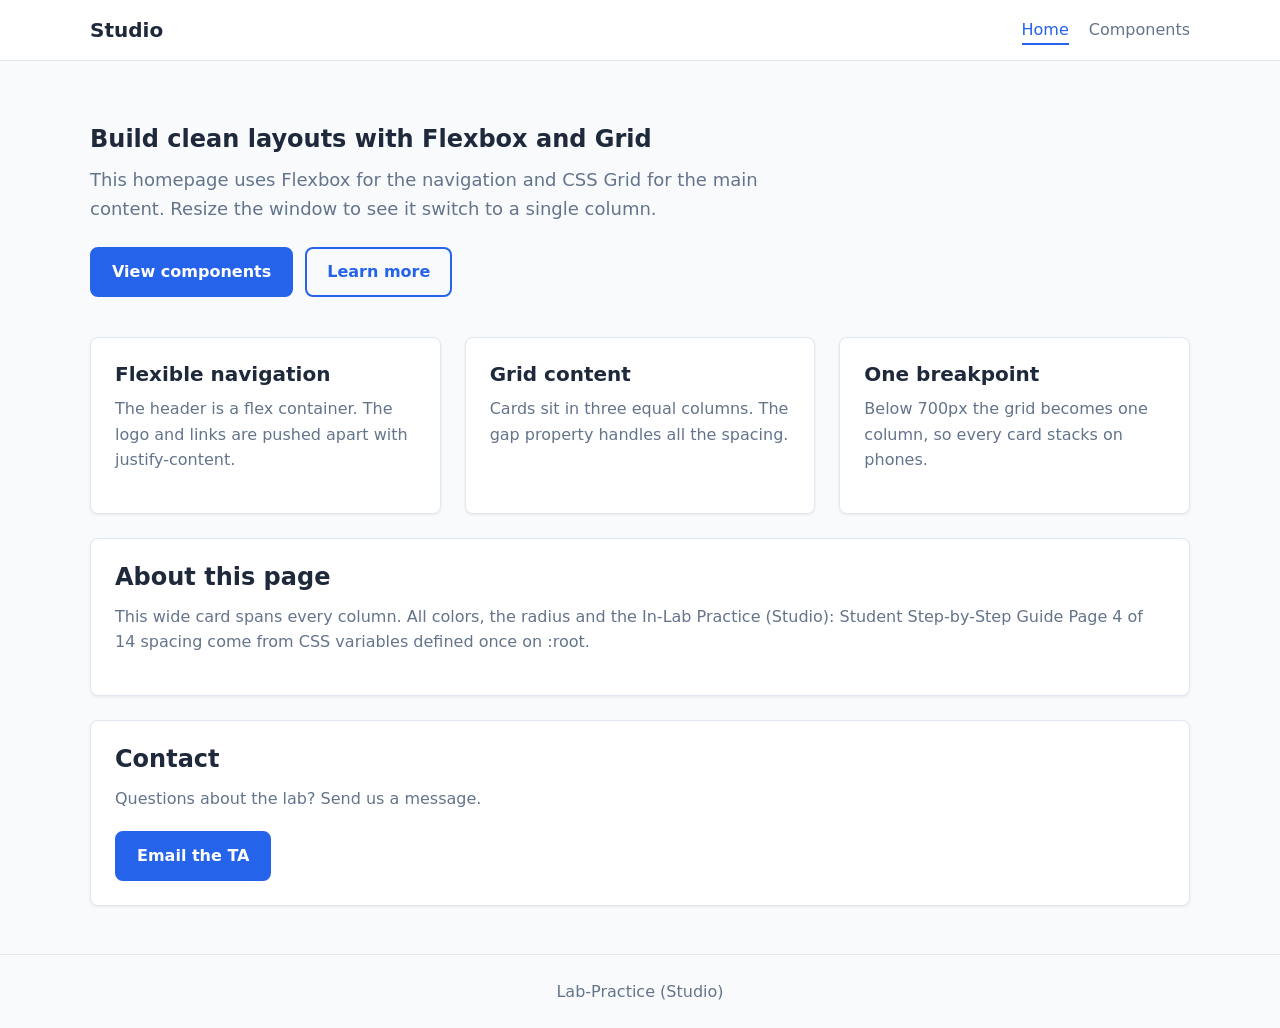
<file: index.html>
<!doctype html>
<html lang="en">
  <head>
    <meta charset="UTF-8" />
    <meta name="viewport" content="width=device-width, initial-scale=1" />
    <title>Studio - Home</title>
    <link rel="stylesheet" href="css/styles.css" />
  </head>

  <body>
    <header class="site-header">
      <a class="logo" href="index.html">Studio</a>
      <nav>
        <ul>
          <li><a class="active" href="index.html">Home</a></li>
          <li><a href="components.html">Components</a></li>
        </ul>
      </nav>
    </header>
    <div class="container">
      <section class="hero">
        <h1>Build clean layouts with Flexbox and Grid</h1>
        <p>
          This homepage uses Flexbox for the navigation and CSS Grid for the
          main content. Resize the window to see it switch to a single column.
        </p>
        <div class="actions">
          <a class="btn" href="components.html">View components</a>
          <a class="btn btn-outline" href="about">Learn more</a>
        </div>
      </section>

      <main class="grid">
        <article class="card">
          <h3>Flexible navigation</h3>
          <p>
            The header is a flex container. The logo and links are pushed apart
            with justify-content.
          </p>
        </article>

        <article class="card">
          <h3>Grid content</h3>
          <p>
            Cards sit in three equal columns. The gap property handles all the
            spacing.
          </p>
        </article>

        <article class="card">
          <h3>One breakpoint</h3>
          <p>
            Below 700px the grid becomes one column, so every card stacks on
            phones.
          </p>
        </article>

        <section class="card wide" id="about">
          <h2>About this page</h2>
          <p>
            This wide card spans every column. All colors, the radius and the
            In-Lab Practice (Studio): Student Step-by-Step Guide Page 4 of 14
            spacing come from CSS variables defined once on :root.
          </p>
        </section>

        <section class="card wide" id="contact">
          <h2>Contact</h2>
          <p>Questions about the lab? Send us a message.</p>
          <a class="btn" href="mailto:ziadwael.pr@gmail.com">Email the TA</a>
        </section>

      </main>
    </div>

    <footer class="site-footer">
      <div class="container">Lab-Practice (Studio)</div>
    </footer>

  </body>
</html>
</file>
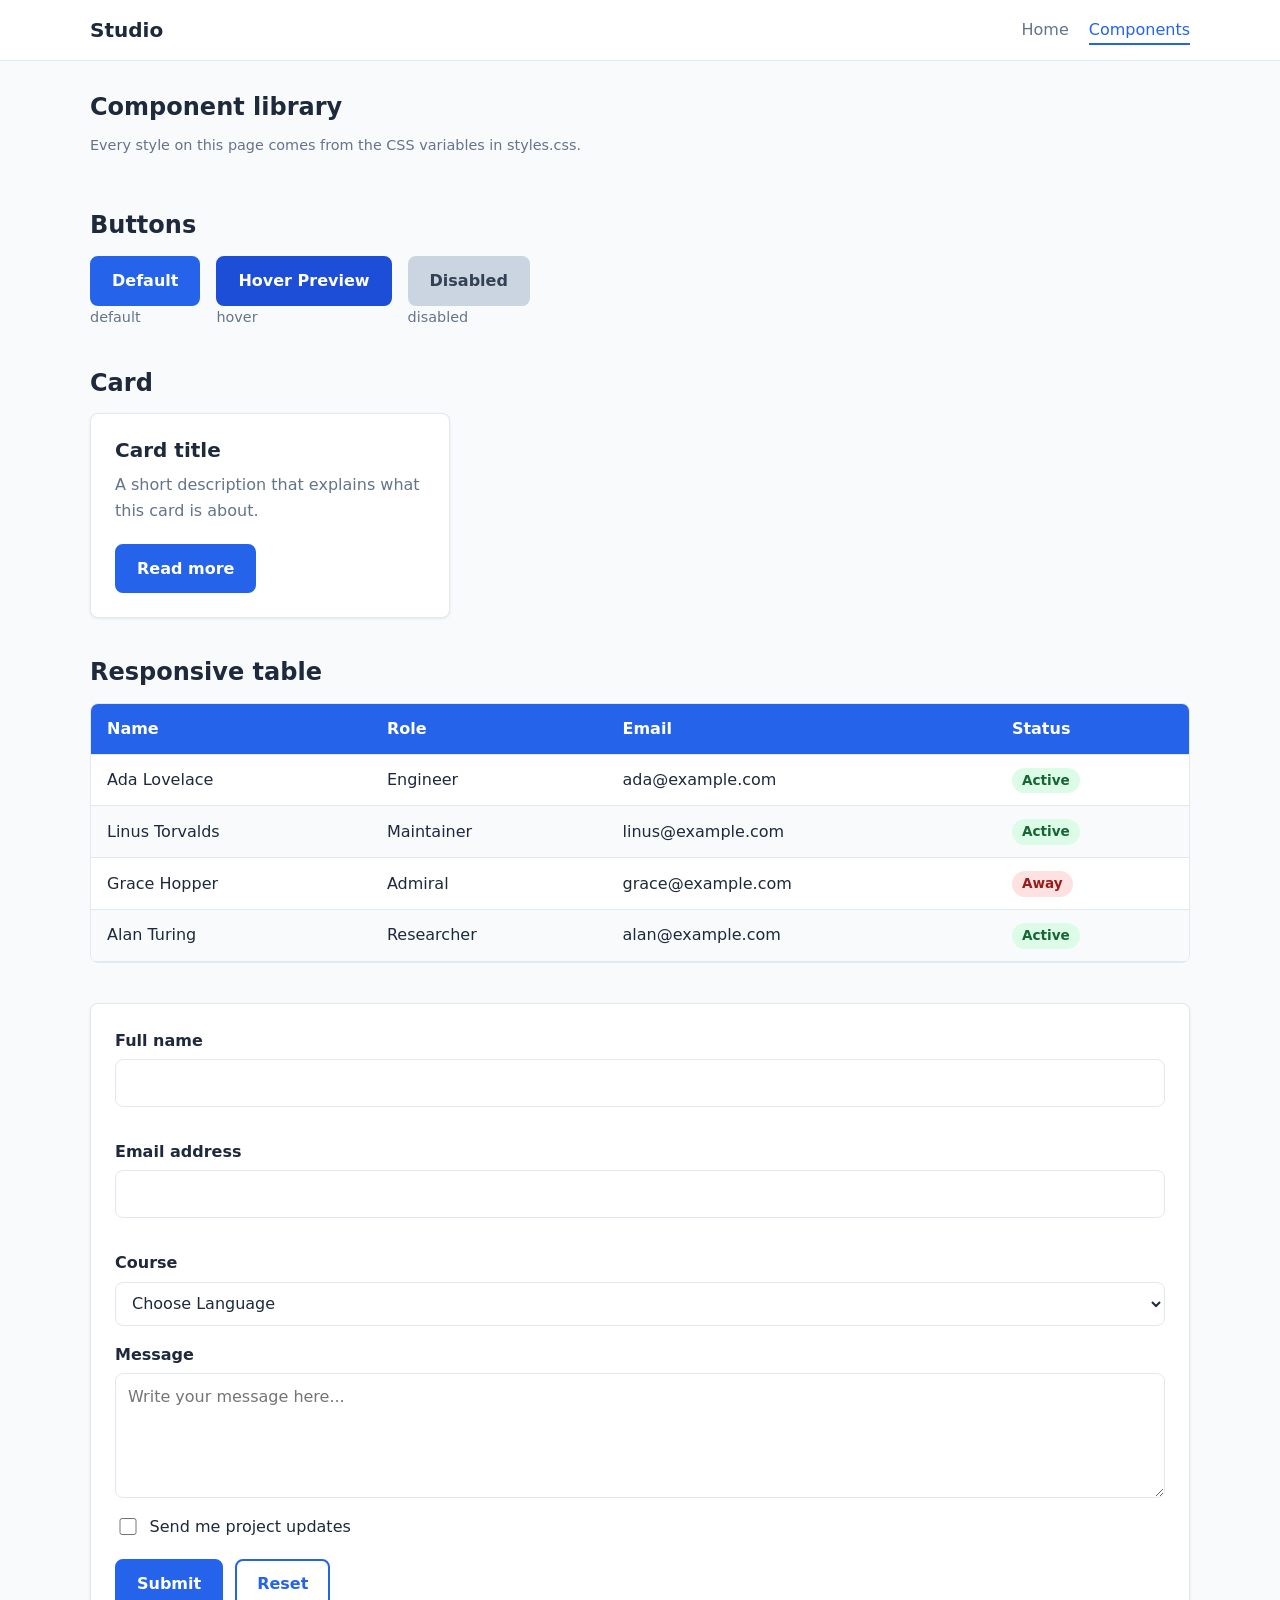
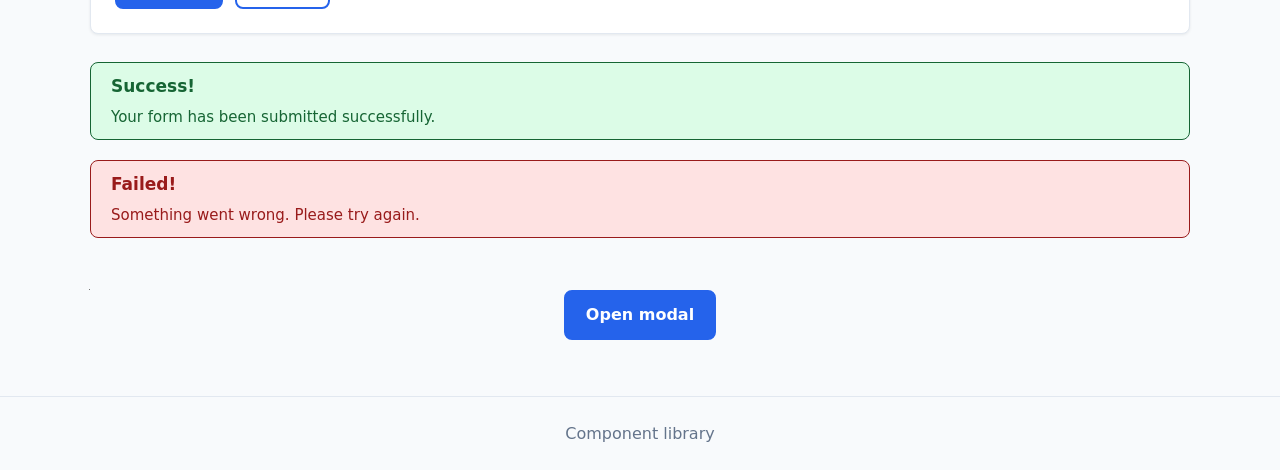
<file: components.html>
<!doctype html>
<html lang="en">
  <head>
    <meta charset="UTF-8" />
    <meta name="viewport" content="width=device-width, initial-scale=1" />
    <title>Studio - Component library</title>
    <link rel="stylesheet" href="css/styles.css" />
  </head>

  <body>
    <header class="site-header">
      <a class="logo" href="index.html">Studio</a>
      <nav>
        <ul>
          <li><a href="index.html">Home</a></li>
          <li><a class="active" href="components.html">Components</a></li>
        </ul>
      </nav>
    </header>

    <main class="container">
      <section class="section">
        <h1>Component library</h1>
        <p class="label">
          Every style on this page comes from the CSS variables in styles.css.
        </p>
      </section>

      <!-- Buttons in three states -->
      <section class="section">
        <h2>Buttons</h2>
        <div class="row">
          <div>
            <button class="btn">Default</button>
            <div class="label">default</div>
          </div>
          <div>
            <button class="btn is-hover">Hover Preview</button>
            <div class="label">hover</div>
          </div>
          <div>
            <button class="btn" disabled>Disabled</button>
            <div class="label">disabled</div>
          </div>
        </div>
      </section>

      <!-- One card component -->
      <section class="section">
        <h2>Card</h2>
        <article class="card" style="max-width: 360px">
          <h3>Card title</h3>
          <p>A short description that explains what this card is about.</p>
          <a class="btn" href="#">Read more</a>
        </article>
      </section>

      <!-- One responsive table -->
      <section class="section">
        <h2>Responsive table</h2>
        <div class="table-wrap">
          <table>
            <thead>
              <tr>
                <th>Name</th>
                <th>Role</th>
                <th>Email</th>
                <th>Status</th>
              </tr>
            </thead>

            <tbody>
              <tr>
                <td>Ada Lovelace</td>
                <td>Engineer</td>
                <td>ada@example.com</td>
                <td><span class="badge">Active</span></td>
              </tr>
              <tr>
                <td>Linus Torvalds</td>
                <td>Maintainer</td>
                <td>linus@example.com</td>
                <td><span class="badge">Active</span></td>
              </tr>
              <tr>
                <td>Grace Hopper</td>
                <td>Admiral</td>
                <td>grace@example.com</td>
                <td><span class="badge off">Away</span></td>
              </tr>
              <tr>
                <td>Alan Turing</td>
                <td>Researcher</td>
                <td>alan@example.com</td>
                <td><span class="badge">Active</span></td>
              </tr>
            </tbody>
          </table>
        </div>
      </section>

      <section class="section" id="form-demo">
        <div class="card">
          <form id="contact-form" action="#" method="get" novalidate>
            <div class="form-grid">
              <div class="form-group">
                <label class="form-label" for="full-name">Full name</label>
                <input
                  class="form-input"
                  id="full-name"
                  name="full-name"
                  type="text"
                  autocomplete="name"
                  required
                />
              </div>
              <div class="form-group">
                <label class="form-label" for="email">Email address</label>
                <input
                  class="form-input"
                  id="email"
                  name="email"
                  type="email"
                  autocomplete="email"
                  required
                />
              </div>
              <div class="form-group">
                <label class="form-label" for="role">Course</label>
                <select class="form-select" id="role" name="role" required>
                  <option value="">Choose Language</option>
                  <option value="student">HTML</option>
                  <option value="designer">CSS</option>
                  <option value="developer">JavaScript</option>
                </select>
              </div>
            </div>
            <div class="form-group">
              <label class="form-label" for="message">Message</label>
              <textarea
                class="form-textarea"
                id="message"
                name="message"
                rows="4"
                placeholder="Write your message here..."
              ></textarea>
            </div>
            <div class="form-check">
              <input id="updates" name="updates" type="checkbox" value="yes" />
              <label for="updates">Send me project updates</label>
            </div>
            <div class="form-actions">
              <button class="btn" type="submit">Submit</button>
              <button class="btn btn-outline" type="reset">Reset</button>
            </div>
          </form>
        </div>
      </section>

      <!-- Success Alert -->
      <div class="alert alert-success">
        <strong class="alert-title">Success!</strong>
        Your form has been submitted successfully.
      </div>

      <!-- Failed Alert -->
      <div class="alert alert-error">
        <strong class="alert-title">Failed!</strong>
        Something went wrong. Please try again.
      </div>

      <section class="section modal-section">
        <input type="checkbox" id="modal-toggle" class="modal-checkbox" />
        <div class="modal-trigger-wrap">
          <label for="modal-toggle" class="btn modal-trigger">
            Open modal
          </label>
        </div>

        <div class="modal-overlay">
          <section class="modal-container">
            <h3 id="modal-title">Terms of Service</h3>
            <p id="modal-description">
              By accessing and placing an order with Studio, you agree to follow
              the terms and policies that apply to this website and
              communications with Studio. Please review the terms before
              continuing.
            </p>
            <div class="modal-close-row">
              <label for="modal-toggle" class="btn modal-trigger"
                >Close modal</label
              >
            </div>
          </section>
        </div>
      </section>
    </main>

    <footer class="site-footer" style="margin-top: 48px">
      <div class="container">Component library</div>
    </footer>
  </body>
</html>
</file>
<file: css/styles.css>
:root {
  --primary: #2563eb;
  --bg: #f8fafc;
  --text: #1e293b;
  --radius: 8px;
  --space: 16px;

  /* extra variables we will also use */
  --primary-dark: #1d4ed8;
  --surface: #ffffff;
  --border: #e2e8f0;
  --muted: #64748b;
  --success-bg: #dcfce7;
  --success-text: #166534;
  --error-bg: #fee2e2;
  --error-text: #991b1b;
  color-scheme: light;
}

@media (prefers-color-scheme: dark) {
  :root {
    --bg: #0f172a;
    --surface: #1e293b;
    --text: #f8fafc;
    --muted: #cbd5e1;
    --border: #475569;
    --primary: #60a5fa;
    --primary-dark: #93c5fd;
    --success-bg: #14532d;
    --success-text: #dcfce7;
    --error-bg: #7f1d1d;
    --error-text: #fee2e2;
    color-scheme: dark;
  }
}

* {
  box-sizing: border-box;
}

body {
  margin: 0;
  font-family:
    system-ui,
    -apple-system,
    "Segoe UI",
    sans-serif;
  background: var(--bg);
  color: var(--text);
  line-height: 1.6;
}

h1,
h2,
h3 {
  line-height: 1.2;
  margin: 0 0 0.5em;
}

p {
  margin: 0 0 1em;
}

a {
  color: var(--primary);
}
.container {
  width: min(100% - 2rem, 1100px);
  margin-inline: auto;
}

/* ---------- Navigation FLEXBOX ---------- */

.site-header {
  display: flex;
  justify-content: space-between;
  align-items: center;
  flex-wrap: wrap;
  gap: var(--space);
  padding: 14px max(16px, calc((100% - 1100px) / 2));
  background: var(--surface);
  border-bottom: 1px solid var(--border);
}

.logo {
  font-weight: 700;
  font-size: 1.25rem;
  color: var(--text);
  text-decoration: none;
}

.site-header ul {
  display: flex;
  gap: 20px;
  list-style: none;
  margin: 0;
  padding: 0;
}

.site-header a:not(.logo) {
  text-decoration: none;
  color: var(--muted);
  padding: 4px 0;
}

.site-header a:not(.logo):hover,
.site-header a.active {
  color: var(--primary);
  border-bottom: 2px solid var(--primary);
}

/* ---------- Hero ---------- */

.hero {
  padding: 64px 0 40px;
}

.hero p {
  max-width: 60ch;
  color: var(--muted);
  font-size: 1.125rem;
}

.hero .actions {
  display: flex;
  gap: 12px;
  flex-wrap: wrap;
  margin-top: 24px;
}

/* ---------- Buttons ---------- */

.btn {
  display: inline-block;
  padding: 10px 20px;
  font: inherit;
  font-weight: 600;
  color: #fff;
  background: var(--primary);
  border: 2px solid var(--primary);
  border-radius: var(--radius);
  text-decoration: none;
  cursor: pointer;
}

/* hover state */

.btn:hover:not(:disabled),
.btn.is-hover {
  background: var(--primary-dark);
  border-color: var(--primary-dark);
}

.btn:focus-visible {
  outline: 3px solid #93b4f8;
  outline-offset: 2px;
}

/* disabled state */

.btn:disabled {
  background: #cbd5e1;
  border-color: #cbd5e1;
  color: #334155;
  cursor: not-allowed;
}

.btn-outline {
  background: transparent;
  color: var(--primary);
}

.btn-outline:hover:not(:disabled) {
  background: var(--primary);
  color: #fff;
}

/* ---------- Card ---------- */

.card {
  background: var(--surface);
  border: 1px solid var(--border);
  border-radius: var(--radius);
  padding: 24px;
  box-shadow: 0 1px 3px rgba(15, 23, 42, 0.08);
}

.card h3 {
  font-size: 1.25rem;
}

.card p {
  color: var(--muted);
}

.card .btn {
  margin-top: 4px;
}

/* ---------- Main content = GRID ---------- */

/* Default Mobile: 1 column */
.grid {
  display: grid;
  grid-template-columns: 1fr;
  gap: 24px;
  padding-bottom: 48px;
}

.grid .wide {
  grid-column: 1 / -1;
}

/* mobile Screens */

@media (max-width: 700px) {
  .grid {
    grid-template-columns: 1fr;
  }
}

/* Tablet Screens */
@media (min-width: 650px) {
  .grid {
    grid-template-columns: repeat(2, 1fr);
  }
}

/* Desktop Screens */
@media (min-width: 1024px) {
  .grid {
    grid-template-columns: repeat(3, 1fr);
  }
}

/* ---------- Responsive table ---------- */
.table-wrap {
  overflow-x: auto;
  border: 1px solid var(--border);
  border-radius: var(--radius);
  background: var(--surface);
}

table {
  width: 100%;
  min-width: 520px;
  border-collapse: collapse;
}

th,
td {
  padding: 12px 16px;
  text-align: left;
  border-bottom: 1px solid var(--border);
}

th {
  background: var(--primary);
  color: #fff;
  white-space: nowrap;
}

/* zebra rows */
tbody tr:nth-child(even) {
  background: var(--bg);
}

tbody tr:hover {
  background: color-mix(in srgb, var(--primary) 10%, var(--surface));
}

.badge {
  display: inline-block;
  min-width: 60px;
  text-align: center;
  padding: 2px 10px;
  border-radius: 999px;
  font-size: 0.85rem;
  font-weight: 700;
  background: var(--success-bg);
  color: var(--success-text);
}

.badge.off {
  background: var(--error-bg);
  color: var(--error-text);
}

/* ---------- Components page helpers ---------- */
.section {
  padding: 32px 0 8px;
}

.section > h2 {
  margin-bottom: 16px;
}

.row {
  display: flex;
  flex-wrap: wrap;
  gap: 16px;
  align-items: center;
}

.label {
  color: var(--muted);
  font-size: 0.9rem;
}

/* ---------- Footer ---------- */

.site-footer {
  border-top: 1px solid var(--border);
  padding: 24px 0;
  color: var(--muted);
  text-align: center;
}

/* Form Elements */
.form-grid {
  display: grid;
  grid-template-columns: repeat(1, minmax(0, 1fr));
  gap: 16px;
}

.form-group {
  margin-bottom: 16px;
  min-width: 0;
}

.form-label {
  display: block;
  font-weight: 600;
  margin-bottom: 6px;
  color: var(--text);
}

.form-input,
.form-select,
.form-textarea {
  display: block;
  width: 100%;
  min-height: 44px;
  padding: 10px 12px;
  font: inherit;
  color: var(--text);
  background: var(--surface);
  border: 1px solid var(--border);
  border-radius: var(--radius);
}

.form-input:focus,
.form-select:focus,
.form-textarea:focus {
  outline: 2px solid var(--primary);
  outline-offset: none;
}

.form-help {
  display: block;
  color: var(--muted);
  font-size: 0.875rem;
  margin-top: 4px;
}

.form-check {
  display: flex;
  align-items: flex-start;
  gap: 10px;
  margin: 12px 0 16px;
}

.form-check input {
  width: 1.1rem;
  height: 1.1rem;
  margin-top: 0.25rem;
  accent-color: var(--primary);
}

.form-actions {
  display: flex;
  flex-wrap: wrap;
  gap: 12px;
  align-items: center;
}

/* Alert / Notification */
.alert {
  padding: 10px 20px;
  margin: 20px auto;
  max-width: 100%;
  border: 1px solid var(--border);
  border-radius: 8px;
  font-size: 15px;
}

/* Success Alert */
.alert-success {
  background-color: var(--success-bg);
  color: var(--success-text);
  border-color: #166534;
}

/* Failed Alert */
.alert-error {
  background-color: var(--error-bg);
  color: var(--error-text);
  border-color: #991b1b;
}

.alert strong {
  display: block;
  margin-bottom: 5px;
  font-size: 17px;
}

/* CheckBox */
.modal-checkbox {
  position: absolute;
  width: 1px;
  height: 1px;
  padding: 0;
  margin: -1px;
  overflow: hidden;
  border: 0;
}

.modal-checkbox:focus-visible ~ .modal-trigger {
  outline: 3px solid var(--primary);
  outline-offset: 3px;
}

.modal-trigger {
  cursor: pointer;
}

.modal-container {
  width: min(100%, 560px);
  max-height: min(85vh, 700px);
  overflow-y: auto;
  padding: 28px;
  background: var(--surface);
  color: var(--text);
  border: 1px solid var(--border);
  border-radius: 12px;
  box-shadow: 0 20px 60px rgba(0, 0, 0, 0.3);
}

.modal-overlay {
  position: fixed;
  inset: 0;
  z-index: 1000;
  display: flex;
  align-items: center;
  justify-content: center;
  padding: 20px;
  background: rgba(2, 6, 23, 0.72);
  opacity: 0;
  visibility: hidden;
  pointer-events: none;
}

.modal-checkbox:checked ~ .modal-overlay {
  opacity: 1;
  visibility: visible;
  pointer-events: auto;
}

.modal-trigger-wrap {
  display: flex;
  justify-content: center;
  align-items: center;
  width: 100%;
}

.modal-close-row {
  display: flex;
  justify-content: center;
  margin-top: 15px;
}

#modal-title {
  font-weight: 700;
  font-size: 1.25rem;
}

#modal-description {
  color: var(--muted);
  font-size: 1.05rem;
  line-height: 1.5;
}
</file>
